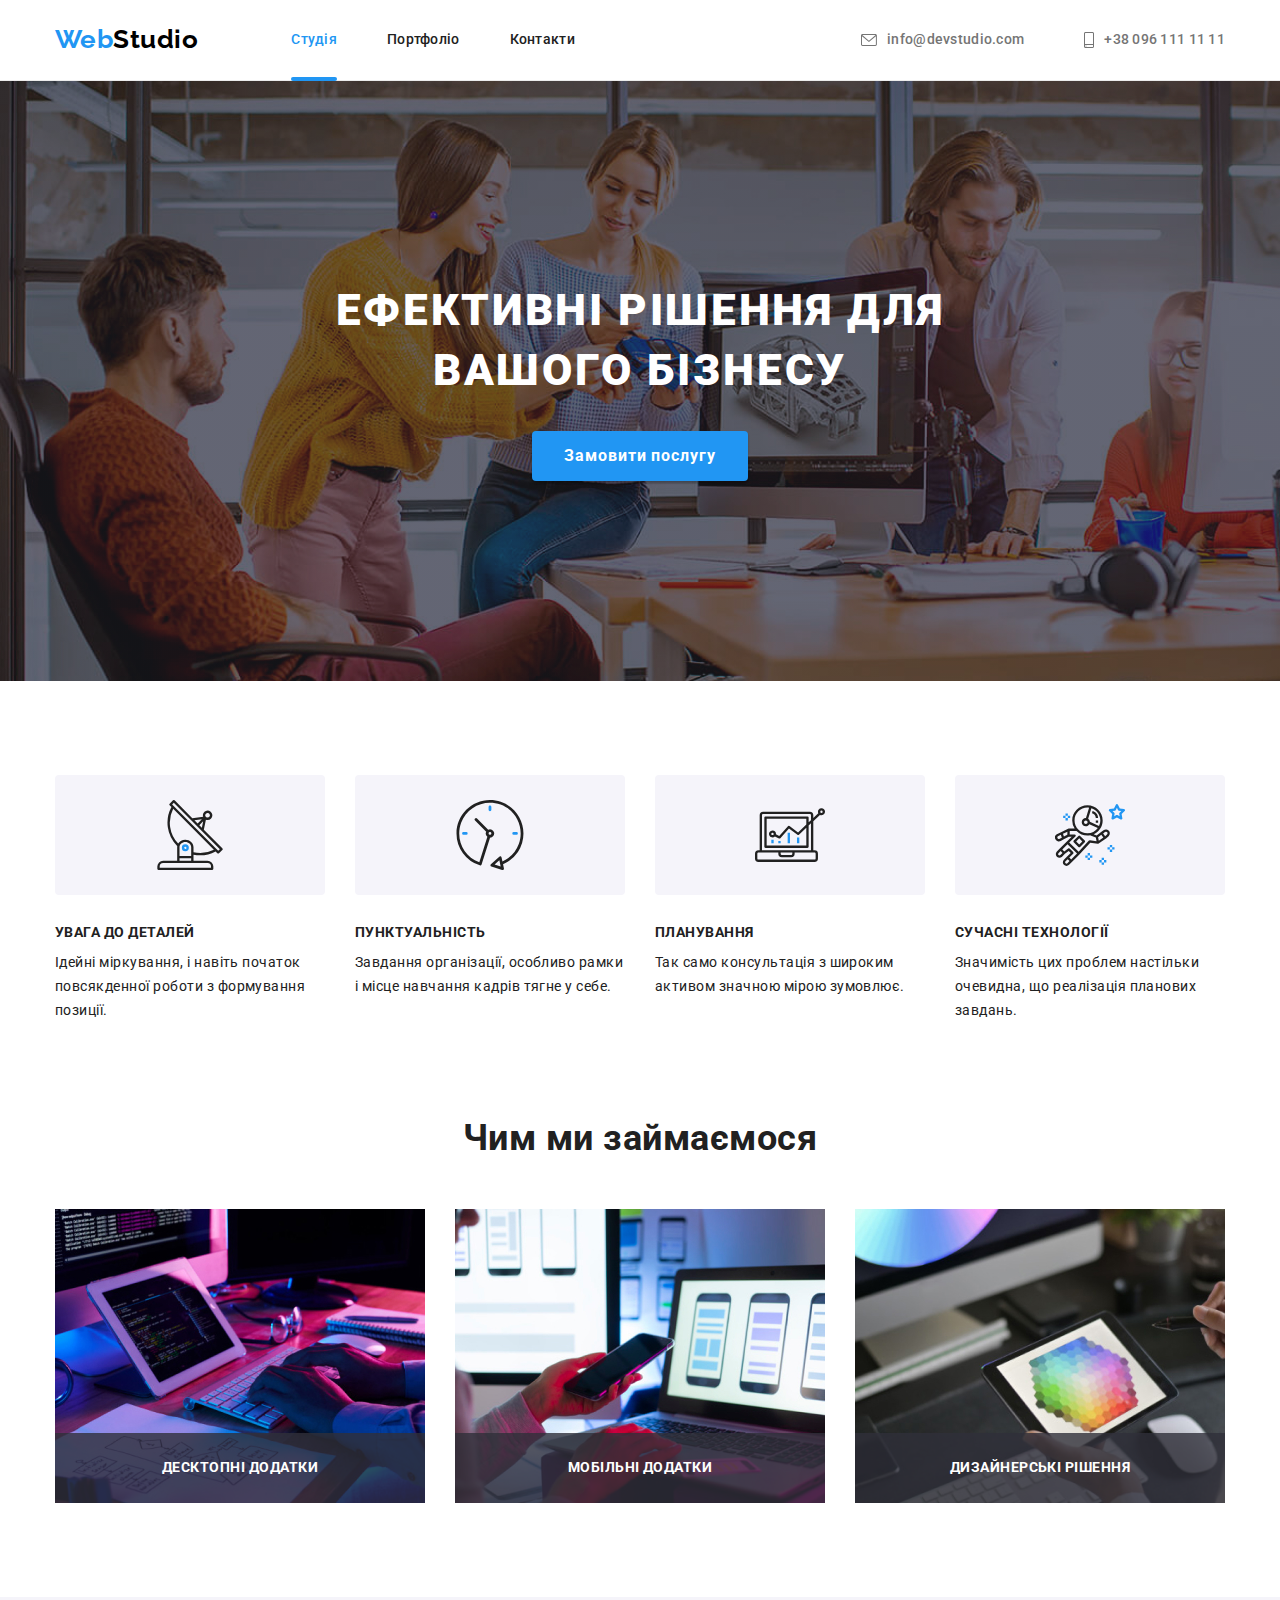
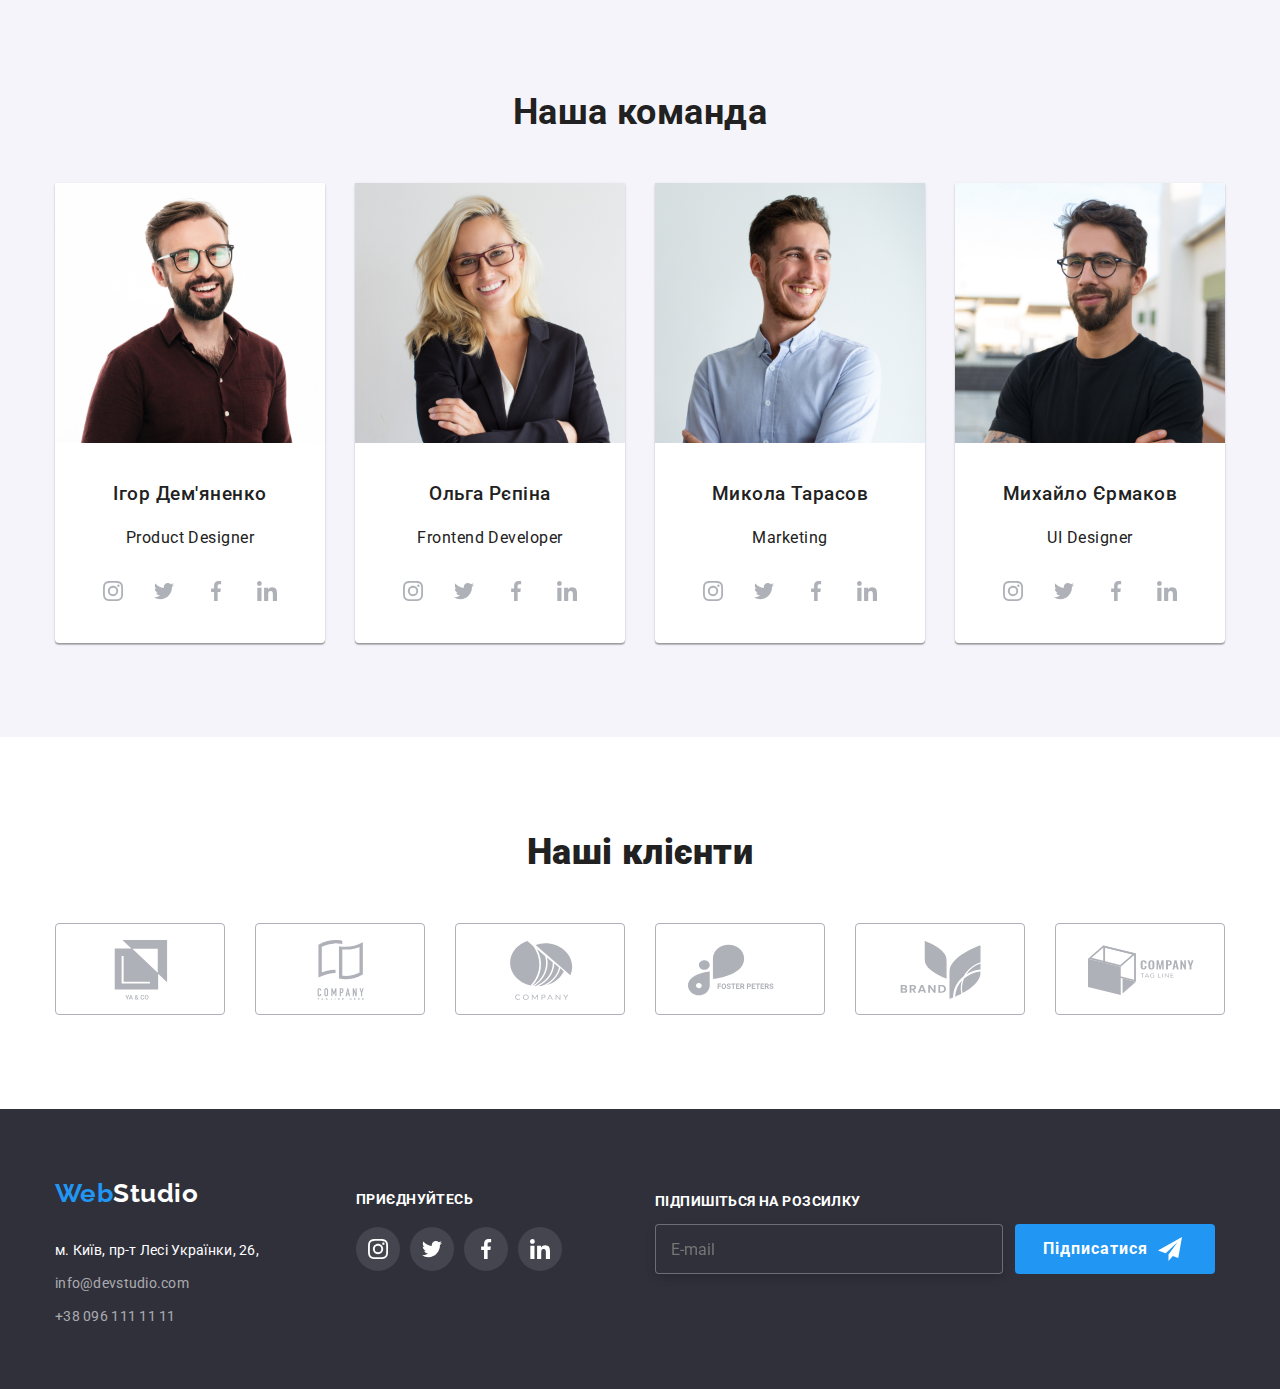
<file: index.html>
<!DOCTYPE html>
<html lang="uk-UA">
  <head>
    <meta charset="UTF-8" />
    <meta http-equiv="X-UA-Compatible" content="IE=edge" />
    <meta name="viewport" content="width=device-width, initial-scale=1.0" />
    <title>Document</title>
    <link rel="preconnect" href="https://fonts.googleapis.com" />
    <link rel="preconnect" href="https://fonts.gstatic.com" crossorigin />
    <link
      href="https://fonts.googleapis.com/css2?family=Raleway:wght@700&family=Roboto:wght@400;500;700;900&display=swap"
      rel="stylesheet"
    />
    <link
      rel="stylesheet"
      href="https://cdnjs.cloudflare.com/ajax/libs/modern-normalize/1.1.0/modern-normalize.min.css"
    />
    <link rel="stylesheet" href="./css/main.min.css" />
  </head>
  <body>
    <!--Шапка-->
    <header class="section header">
      <div class="container header__container">
        <nav class="nav">
          <a class="logo" href="./index.html"
            ><span class="logo__span">Web</span>Studio</a
          >
          <ul class="nav__list list">
            <li class="nav__item">
              <a class="nav__link nav__link--current" href="./index.html">
                Студія
              </a>
            </li>
            <li class="nav__item">
              <a class="nav__link" href="./portfolio.html"> Портфоліо </a>
            </li>
            <li class="nav__item">
              <a class="nav__link" href=""> Контакти </a>
            </li>
          </ul>
        </nav>
        <ul class="contacts list">
          <li class="contacts__item">
            <a class="contacts__link" href="mailto:info@devstudio.com">
              <svg class="contacts__icon" width="16" height="12">
                <use href="./images/sprite.svg#envelope"></use>
              </svg>
              info@devstudio.com</a
            >
          </li>
          <li class="contacts__item">
            <a class="contacts__link" href="tel:+380961111111">
              <svg class="contacts__icon" width="10" height="16">
                <use href="./images/sprite.svg#smartphone"></use>
              </svg>
              +38 096 111 11 11
            </a>
          </li>
        </ul>
      </div>
    </header>

    <main>
      <!--Герой-->
      <section class="hero">
        <div class="container">
          <div class="hero__content">
            <h1 class="hero__title">Ефективні рішення для вашого бізнесу</h1>
            <button data-modal-open class="hero__button" type="button">
              Замовити послугу
            </button>
          </div>
        </div>
      </section>

      <!--Переваги -->
      <section class="section advantages">
        <div class="container">
          <h2 class="visually-hidden">Наші переваги</h2>
          <ul class="advantages__list list">
            <li class="advantages__item">
              <div class="advantages__content">
                <svg class="advantages__icon" width="70" height="70">
                  <use href="./images/sprite.svg#antenna"></use>
                </svg>
              </div>
              <h3 class="advantages__title">УВАГА ДО ДЕТАЛЕЙ</h3>
              <p class="advantages__text">
                Ідейні міркування, і навіть початок повсякденної роботи з
                формування позиції.
              </p>
            </li>
            <li class="advantages__item">
              <div class="advantages__content">
                <svg class="advantages__icon" width="70" height="70">
                  <use href="./images/sprite.svg#clock"></use>
                </svg>
              </div>
              <h3 class="advantages__title">ПУНКТУАЛЬНІСТЬ</h3>
              <p class="advantages__text">
                Завдання організації, особливо рамки і місце навчання кадрів
                тягне у себе.
              </p>
            </li>
            <li class="advantages__item">
              <div class="advantages__content">
                <svg class="advantages__icon" width="70" height="70">
                  <use href="./images/sprite.svg#diagram"></use>
                </svg>
              </div>
              <h3 class="advantages__title">ПЛАНУВАННЯ</h3>
              <p class="advantages__text">
                Так само консультація з широким активом значною мірою зумовлює.
              </p>
            </li>
            <li class="advantages__item">
              <div class="advantages__content">
                <svg class="advantages__icon" width="70" height="70">
                  <use href="./images/sprite.svg#astronaut"></use>
                </svg>
              </div>
              <h3 class="advantages__title">СУЧАСНІ ТЕХНОЛОГІЇ</h3>
              <p class="advantages__text">
                Значимість цих проблем настільки очевидна, що реалізація
                планових завдань.
              </p>
            </li>
          </ul>
        </div>
      </section>

      <!--Чим ми займаємося-->
      <section class="section activity">
        <div class="container">
          <h2 class="main-title">Чим ми займаємося</h2>
          <ul class="activity__list list">
            <li class="activity__item">
              <img
                class="activity__img"
                src="./images/img1.jpg"
                alt="десктопні додатки"
                width="370"
                height="294"
              />
              <div class="activity__box">
                <p class="activity__title">ДЕСКТОПНІ ДОДАТКИ</p>
              </div>
            </li>
            <li class="activity__item">
              <img
                class="activity__img"
                src="./images/img2.jpg"
                alt="мобільні додатки"
                width="370"
                height="294"
              />
              <div class="activity__box">
                <p class="activity__title">Мобільні додатки</p>
              </div>
            </li>
            <li class="activity__item">
              <img
                class="activity__img"
                src="./images/img3.jpg"
                alt="дизайн"
                width="370"
                height="294"
              />
              <div class="activity__box">
                <p class="activity__title">Дизайнерські рішення</p>
              </div>
            </li>
          </ul>
        </div>
      </section>

      <!--Наша команда-->
      <section class="section team">
        <h2 class="main-title">Наша команда</h2>
        <div class="container">
          <ul class="team__list list">
            <li class="team__item">
              <img
                class="team__photo"
                src="./images/product-designer.jpg"
                alt="Продакт менеджер"
                width="270"
              />
              <div class="team__text">
                <h3 class="team__title">Ігор Дем'яненко</h3>
                <p class="team__position">Product Designer</p>
                <ul class="team__links list">
                  <li class="team__icon--border">
                    <a class="team__icon--border" href="#">
                      <svg class="team__icon" width="20" height="20">
                        <use href="./images/sprite.svg#instagram"></use>
                      </svg>
                    </a>
                  </li>
                  <li class="team__icon--border" width="44" height="44">
                    <a class="team__icon--border" href="#">
                      <svg class="team__icon" width="20" height="20">
                        <use href="./images/sprite.svg#twitter"></use>
                      </svg>
                    </a>
                  </li>
                  <li class="team__icon--border">
                    <a class="team__icon--border" href="#">
                      <svg class="team__icon" width="20" height="20">
                        <use href="./images/sprite.svg#facebook"></use>
                      </svg>
                    </a>
                  </li>
                  <li class="team__icon--border">
                    <a class="team__icon--border" href="#">
                      <svg class="team__icon" width="20" height="20">
                        <use href="./images/sprite.svg#linkedin"></use>
                      </svg>
                    </a>
                  </li>
                </ul>
              </div>
            </li>

            <li class="team__item">
              <img
                class="team__photo"
                src="./images/frontend-developer.jpg"
                alt="Ольга Рєпіна"
                width="270"
              />
              <div class="team__text">
                <h3 class="team__title">Ольга Рєпіна</h3>
                <p class="team__position">Frontend Developer</p>
                <ul class="team__links list">
                  <li class="team__icon--border">
                    <a class="team__icon--border" href="#">
                      <svg class="team__icon" width="20" height="20">
                        <use href="./images/sprite.svg#instagram"></use>
                      </svg>
                    </a>
                  </li>
                  <li class="team__icon--border" width="44" height="44">
                    <a class="team__icon--border" href="#">
                      <svg class="team__icon" width="20" height="20">
                        <use href="./images/sprite.svg#twitter"></use>
                      </svg>
                    </a>
                  </li>
                  <li class="team__icon--border">
                    <a class="team__icon--border" href="#">
                      <svg class="team__icon" width="20" height="20">
                        <use href="./images/sprite.svg#facebook"></use>
                      </svg>
                    </a>
                  </li>
                  <li class="team__icon--border">
                    <a class="team__icon--border" href="#">
                      <svg class="team__icon" width="20" height="20">
                        <use href="./images/sprite.svg#linkedin"></use>
                      </svg>
                    </a>
                  </li>
                </ul>
              </div>
            </li>

            <li class="team__item">
              <img
                class="team__photo"
                src="./images/marketing.jpg"
                alt="Микола Тарасов"
                width="270"
              />
              <div class="team__text">
                <h3 class="team__title">Микола Тарасов</h3>
                <p class="team__position">Marketing</p>
                <ul class="team__links list">
                  <li class="team__icon--border">
                    <a class="team__icon--border" href="#">
                      <svg class="team__icon" width="20" height="20">
                        <use href="./images/sprite.svg#instagram"></use>
                      </svg>
                    </a>
                  </li>
                  <li class="team__icon--border">
                    <a class="team__icon--border" href="#">
                      <svg class="team__icon" width="20" height="20">
                        <use href="./images/sprite.svg#twitter"></use>
                      </svg>
                    </a>
                  </li>
                  <li class="team__icon--border">
                    <a class="team__icon--border" href="#">
                      <svg class="team__icon" width="20" height="20">
                        <use href="./images/sprite.svg#facebook"></use>
                      </svg>
                    </a>
                  </li>
                  <li class="team__icon--border">
                    <a class="team__icon--border" href="#">
                      <svg class="team__icon" width="20" height="20">
                        <use href="./images/sprite.svg#linkedin"></use>
                      </svg>
                    </a>
                  </li>
                </ul>
              </div>
            </li>

            <li class="team__item">
              <img
                class="team__photo"
                src="./images/ui-designer.jpg"
                alt="Михайло Єрмаков"
                width="270"
              />
              <div class="team__text">
                <h3 class="team__title">Михайло Єрмаков</h3>
                <p class="team__position">UI Designer</p>
                <ul class="team__links list">
                  <li class="team__icon--border">
                    <a class="team__icon--border" href="#">
                      <svg class="team__icon" width="20" height="20">
                        <use href="./images/sprite.svg#instagram"></use>
                      </svg>
                    </a>
                  </li>
                  <li class="team__icon--border">
                    <a class="team__icon--border" href="#">
                      <svg class="team__icon" width="20" height="20">
                        <use href="./images/sprite.svg#twitter"></use>
                      </svg>
                    </a>
                  </li>
                  <li class="team__icon--border">
                    <a class="team__icon--border" href="#">
                      <svg class="team__icon" width="20" height="20">
                        <use href="./images/sprite.svg#facebook"></use>
                      </svg>
                    </a>
                  </li>
                  <li class="team__icon--border">
                    <a class="team__icon--border" href="#">
                      <svg class="team__icon" width="20" height="20">
                        <use href="./images/sprite.svg#linkedin"></use>
                      </svg>
                    </a>
                  </li>
                </ul>
              </div>
            </li>
          </ul>
        </div>
      </section>

      <!-- Клієнти -->
      <section class="section clients">
        <div class="container">
          <h2 class="main-title"><strong>Наші клієнти</strong></h2>
          <ul class="clients__list list">
            <li class="clients__link">
              <a class="clients__link--border" href="#">
                <svg class="clients__logo" width="106" height="60">
                  <use href="./images/sprite.svg#logo1"></use>
                </svg>
              </a>
            </li>
            <li class="clients__link">
              <a class="clients__link--border" href="#">
                <svg class="clients__logo" width="106" height="60">
                  <use href="./images/sprite.svg#logo2"></use>
                </svg>
              </a>
            </li>
            <li class="clients__link">
              <a class="clients__link--border" href="#">
                <svg class="clients__logo" width="106" height="60">
                  <use href="./images/sprite.svg#logo3"></use>
                </svg>
              </a>
            </li>
            <li class="clients__link">
              <a class="clients__link--border" href="#">
                <svg class="clients__logo" width="106" height="60">
                  <use href="./images/sprite.svg#logo4"></use>
                </svg>
              </a>
            </li>
            <li class="clients__link">
              <a class="clients__link--border" href="#">
                <svg class="clients__logo" width="106" height="60">
                  <use href="./images/sprite.svg#logo5"></use>
                </svg>
              </a>
            </li>
            <li class="clients__link">
              <a class="clients__link--border" href="#">
                <svg class="clients__logo" width="106" height="60">
                  <use href="./images/sprite.svg#logo6"></use>
                </svg>
              </a>
            </li>
          </ul>
        </div>
      </section>
    </main>

    <!--Підвал-->
    <footer class="footer">
      <div class="container footer__container">
        <div class="footer__content">
          <a class="logo" href="./index.html"
            ><span class="logo__span">Web</span
            ><span class="logo__span--white">Studio</span></a
          >
          <address class="address">
            <a
              href="https://goo.gl/maps/3wDKGsZWBvjscRRt9"
              target="_blank"
              rel="noopener noreferrer nofollow"
              class="address__street"
              >м. Київ, пр-т Лесі Українки, 26,</a
            >
            <a class="address__link" href="mailto:info@devstudio.com"
              >info@devstudio.com</a
            >
            <a class="address__link" href="tel:+380961111111"
              >+38 096 111 11 11</a
            >
          </address>
        </div>
        <div class="footer__links">
          <p class="footer__text">ПРИЄДНУЙТЕСЬ</p>
          <ul class="footer__list list">
            <li>
              <a class="footer__icon--border" href="#">
                <svg class="footer__icon" width="20" height="20">
                  <use href="./images/sprite.svg#instagram"></use>
                </svg>
              </a>
            </li>
            <li>
              <a class="footer__icon--border" href="#">
                <svg class="footer__icon" width="20" height="20">
                  <use href="./images/sprite.svg#twitter"></use>
                </svg>
              </a>
            </li>
            <li>
              <a class="footer__icon--border" href="#">
                <svg class="footer__icon" width="20" height="20">
                  <use href="./images/sprite.svg#facebook"></use>
                </svg>
              </a>
            </li>
            <li>
              <a class="footer__icon--border" href="#">
                <svg class="footer__icon" width="20" height="20">
                  <use href="./images/sprite.svg#linkedin"></use>
                </svg>
              </a>
            </li>
          </ul>
        </div>
        <div class="subscribe">
          <form class="subscribe__form">
            <label for="email" class="subscribe__title"
              >Підпишіться на розсилку</label
            >
            <input
              class="subscribe__email"
              type="email"
              name="email"
              id="email"
              placeholder="E-mail"
            />
          </form>
          <button class="subscribe__button" type="button">
            Підписатися
            <svg class="subscribe__icon" width="24" height="24">
              <use href="./images/sprite.svg#send"></use>
            </svg>
          </button>
        </div>
      </div>
    </footer>

    <!-- Модальне вікно -->
    <div class="backdrop is-hidden" data-modal>
      <div class="modal">
        <button class="modal__button-close" data-modal-close>
          <svg class="modal__button-img" width="11" height="11">
            <use href="./images/sprite.svg#close"></use>
          </svg>
        </button>
        <form class="modal__form">
          <p class="modal__title">Залиште свої данні, ми Вам передзонимо</p>
          <label class="modal__input" for="text">Ім'я</label>
          <div class="modal__input-container">
            <input class="modal__input-box" type="text" name="text" id="text" />
            <svg class="modal__input-icon" width="18" height="18">
              <use href="./images/sprite.svg#person-black"></use>
            </svg>
          </div>

          <label class="modal__input" for="tel">Телефон</label>
          <div class="modal__input-container">
            <input class="modal__input-box" type="tel" name="tel" id="tel" />
            <svg class="modal__input-icon" width="18" height="18">
              <use href="./images/sprite.svg#phone-black"></use>
            </svg>
          </div>

          <label class="modal__input" for="modal-email">Пошта</label>
          <div class="modal__input-container">
            <input
              class="modal__input-box"
              type="email"
              name="modal-email"
              id="modal-email"
            />
            <svg class="modal__input-icon" width="18" height="18">
              <use href="./images/sprite.svg#email-black"></use>
            </svg>
          </div>
          <label class="modal__input" for="comment">Коментар</label>
          <textarea
            class="modal__comment"
            name="comment"
            id="comment"
            cols="30"
            rows="12"
            placeholder="Введіть коментар"
          ></textarea>

          <label class="modal__checkbox-text" for="checkbox">
            <input
              class="modal__checkbox"
              type="checkbox"
              name="checkbox"
              id="checkbox"
            />
            <!-- <svg class="" width="18" height="18">
              <use href="./images/sprite.svg#icon-check"></use>
            </svg> -->
            <div class="modal__checkbox--check"></div>
            <span> Погоджуюся з розсилкою та приймаю </span> &nbsp;
            <a class="modal__checkbox--url" href="#"> Умови договору</a>
          </label>
        </form>
        <button class="modal__button-submit" type="submit">Відправити</button>
      </div>
    </div>

    <script src="./js/modal.js" type="module"></script>
  </body>
</html>
</file>
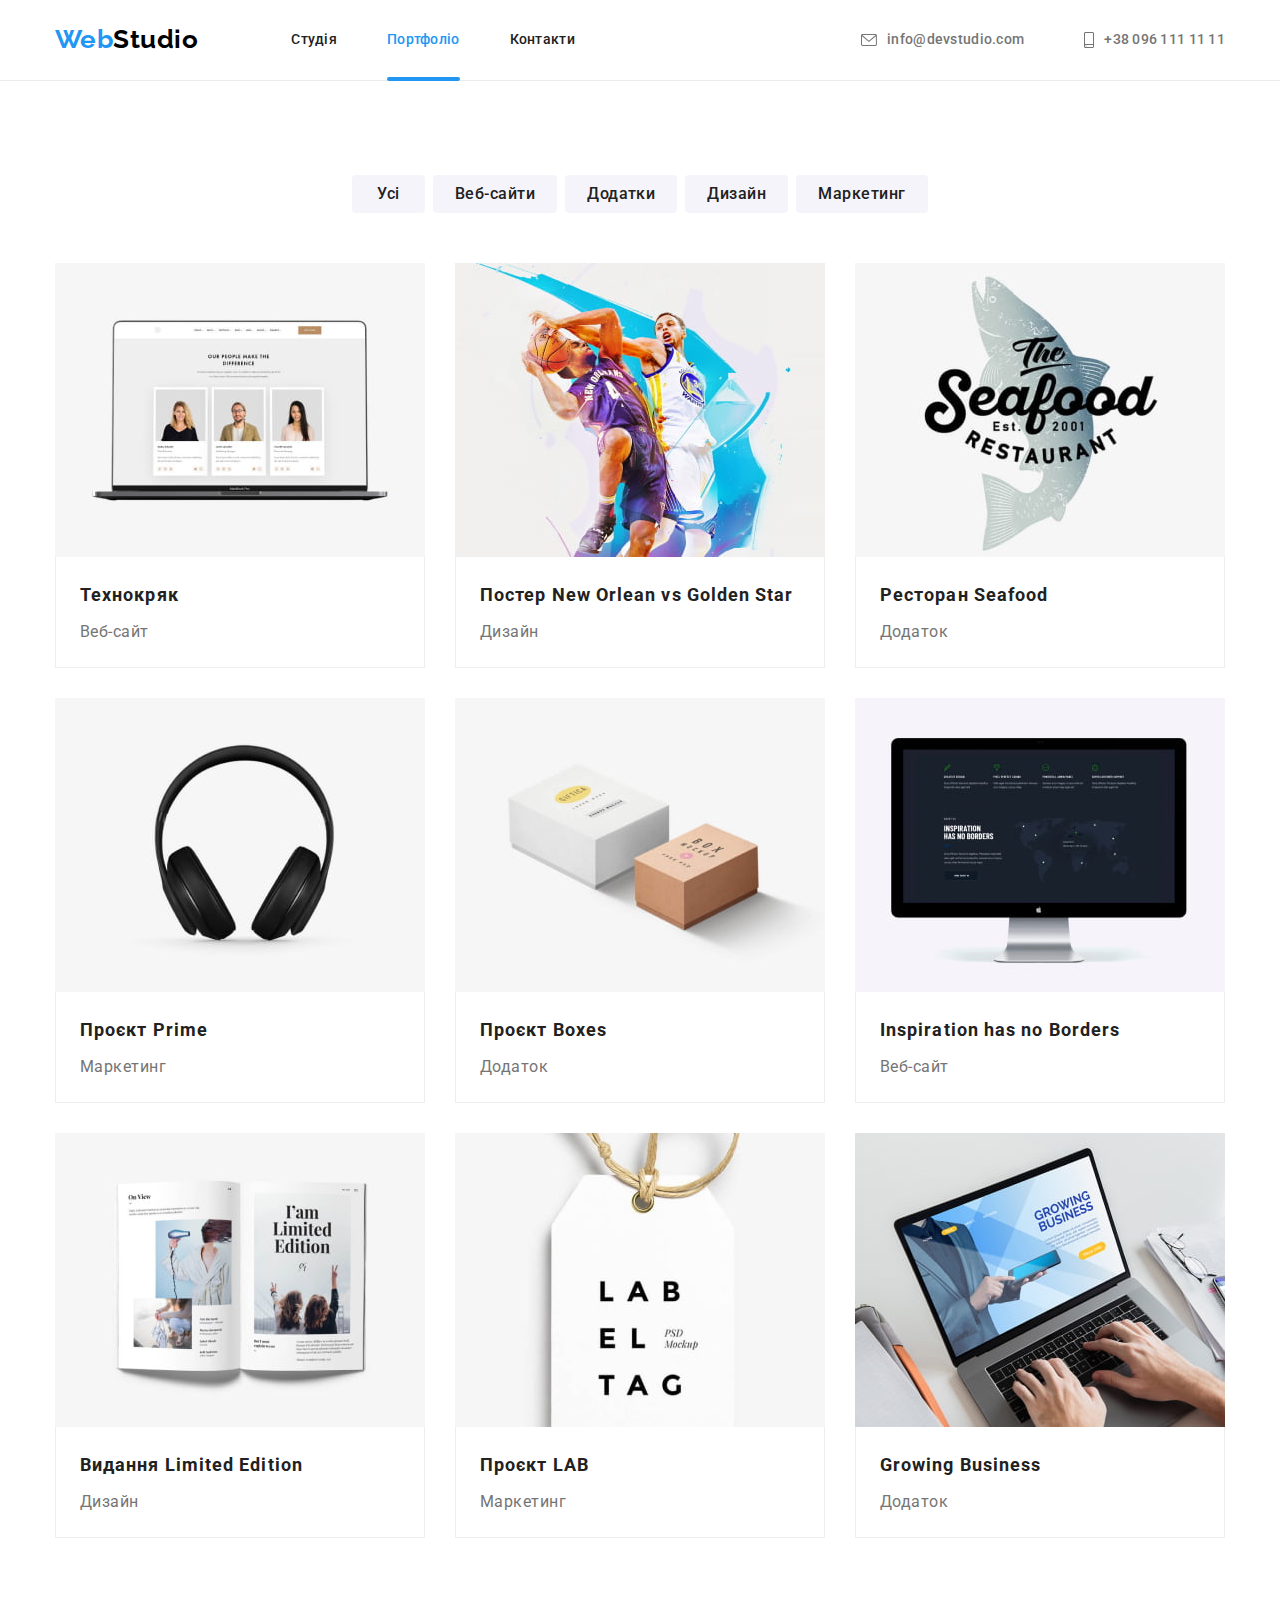
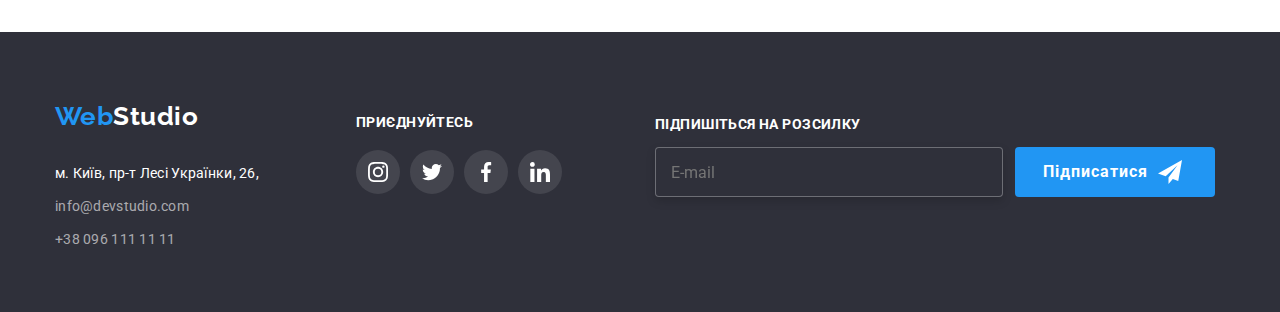
<file: portfolio.html>
<!DOCTYPE html>
<html lang="en">
  <head>
    <meta charset="UTF-8" />
    <meta http-equiv="X-UA-Compatible" content="IE=edge" />
    <meta name="viewport" content="width=device-width, initial-scale=1.0" />
    <title>Document</title>
    <link rel="preconnect" href="https://fonts.googleapis.com" />
    <link rel="preconnect" href="https://fonts.gstatic.com" crossorigin />
    <link
      href="https://fonts.googleapis.com/css2?family=Raleway:wght@700&family=Roboto:wght@400;500;700;900&display=swap"
      rel="stylesheet"
    />
    <link
      rel="stylesheet"
      href="https://cdnjs.cloudflare.com/ajax/libs/modern-normalize/1.1.0/modern-normalize.min.css"
    />
    <link rel="stylesheet" href="./css/main.min.css" />
  </head>

  <body>
    <header class="section header">
      <div class="container header__container">
        <nav class="nav">
          <a class="logo" href="./index.html"
            ><span class="logo__span">Web</span>Studio</a
          >
          <ul class="nav__list list">
            <li class="nav__item">
              <a class="nav__link nav__link" href="./index.html"> Студія </a>
            </li>
            <li class="nav__item">
              <a class="nav__link nav__link--current" href="./portfolio.html">
                Портфоліо
              </a>
            </li>
            <li class="nav__item">
              <a class="nav__link" href=""> Контакти </a>
            </li>
          </ul>
        </nav>
        <ul class="contacts list">
          <li class="contacts__item">
            <a class="contacts__link" href="mailto:info@devstudio.com">
              <svg class="contacts__icon" width="16" height="12">
                <use href="./images/sprite.svg#envelope"></use>
              </svg>
              info@devstudio.com</a
            >
          </li>
          <li class="contacts__item">
            <a class="contacts__link" href="tel:+380961111111">
              <svg class="contacts__icon" width="10" height="16">
                <use href="./images/sprite.svg#smartphone"></use>
              </svg>
              +38 096 111 11 11
            </a>
          </li>
        </ul>
      </div>
    </header>

    <main>
      <section class="section examples">
        <!-- Навгація -->
        <div class="container">
          <ul class="filter__list list">
            <li class="filter__item">
              <button
                class="portfolio__button portfolio__button--first"
                type="button"
              >
                Усі
              </button>
            </li>
            <li class="filter__item">
              <button class="portfolio__button" type="button">Веб-сайти</button>
            </li>
            <li class="filter__item">
              <button class="portfolio__button" type="button">Додатки</button>
            </li>
            <li class="filter__item">
              <button class="portfolio__button" type="button">Дизайн</button>
            </li>
            <li class="filter__item">
              <button class="portfolio__button" type="button">Маркетинг</button>
            </li>
          </ul>
        </div>
        <!-- Портфоліо -->
        <div class="container examples">
          <h1 class="visually-hidden">Наші роботи</h1>
          <ul class="examples__list list">
            <li class="examples__item">
              <a class="examples__item-link" href="#">
                <div class="examples__animation-box">
                  <img
                    class="examples__img"
                    src="./images/projects1.jpg"
                    alt="Приклад сайту"
                    width="370"
                  />
                  <p class="examples__animation-box--description">
                    Ресурс пропонує комплексні пропозиції з різним рівнем
                    функціоналу та сервісів. Все це дозволить відвідувачу
                    отримати вичерпні відомості про компанію чи приватну особу.
                  </p>
                </div>

                <div class="examples__meta">
                  <h2 class="examples__title">Технокряк</h2>
                  <p class="examples__text">Веб-сайт</p>
                </div>
              </a>
            </li>

            <li class="examples__item">
              <a class="examples__item-link" href="#">
                <div class="examples__animation-box">
                  <img
                    class="examples__img"
                    src="./images/projects2.jpg"
                    alt="Приклад дизайну"
                    width="370"
                  />
                  <p class="examples__animation-box--description">
                    Lorem ipsum dolor sit amet consectetur adipisicing elit.
                    Impedit fuga autem tempore repellat adipisci cum incidunt
                    repudiandae magni quasi assumenda nihil dolorum
                    perspiciatis, quia accusantium optio itaque dolores, ratione
                    voluptatibus!.
                  </p>
                </div>
                <div class="examples__meta">
                  <h2 class="examples__title">
                    Постер New Orlean vs Golden Star
                  </h2>
                  <p class="examples__text">Дизайн</p>
                </div>
              </a>
            </li>

            <li class="examples__item">
              <a class="examples__item-link" href="#">
                <div class="examples__animation-box">
                  <img
                    class="examples__img"
                    src="./images/projects3.jpg"
                    alt="Приклад додатку ресторану"
                    width="370"
                  />
                  <p class="examples__animation-box--description">
                    Lorem ipsum dolor sit amet consectetur adipisicing elit.
                    Impedit fuga autem tempore repellat adipisci cum incidunt
                    repudiandae magni quasi assumenda nihil dolorum
                    perspiciatis, quia accusantium optio itaque dolores, ratione
                    voluptatibus!.
                  </p>
                </div>

                <div class="examples__meta">
                  <h2 class="examples__title">Ресторан Seafood</h2>
                  <p class="examples__text">Додаток</p>
                </div>
              </a>
            </li>

            <li class="examples__item">
              <a class="examples__item-link" href=""
                ><div class="examples__animation-box">
                  <img
                    class="examples__img"
                    src="./images/projects4.jpg"
                    alt="Приклад роботи маркетингу"
                    width="370"
                  />
                  <div class="examples-box">
                    <p class="examples__animation-box--description">
                      Lorem ipsum dolor sit amet consectetur adipisicing elit.
                      Impedit fuga autem tempore repellat adipisci cum incidunt
                      repudiandae magni quasi assumenda nihil dolorum
                      perspiciatis, quia accusantium optio itaque dolores,
                      ratione voluptatibus!.
                    </p>
                  </div>
                </div>
                <div class="examples__meta">
                  <h2 class="examples__title">Проєкт Prime</h2>
                  <p class="examples__text">Маркетинг</p>
                </div>
              </a>
            </li>

            <li class="examples__item">
              <a class="examples__item-link" href=""
                ><div class="examples__animation-box">
                  <img
                    class="examples__img"
                    src="./images/projects5.jpg"
                    alt="Приколад додатку доставки"
                    width="370"
                  />
                  <p class="examples__animation-box--description">
                    Lorem ipsum dolor sit amet consectetur adipisicing elit.
                    Impedit fuga autem tempore repellat adipisci cum incidunt
                    repudiandae magni quasi assumenda nihil dolorum
                    perspiciatis, quia accusantium optio itaque dolores, ratione
                    voluptatibus!.
                  </p>
                </div>
                <div class="examples__meta">
                  <h2 class="examples__title">Проєкт Boxes</h2>
                  <p class="examples__text">Додаток</p>
                </div>
              </a>
            </li>

            <li class="examples__item">
              <a class="examples__item-link" href="">
                <div class="examples__animation-box">
                  <img
                    class="examples__img"
                    src="./images/projects6.jpg"
                    alt="Приклад сайту відстеження"
                    width="370"
                  />
                  <p class="examples__animation-box--description">
                    Lorem ipsum dolor sit amet consectetur adipisicing elit.
                    Impedit fuga autem tempore repellat adipisci cum incidunt
                    repudiandae magni quasi assumenda nihil dolorum
                    perspiciatis, quia accusantium optio itaque dolores, ratione
                    voluptatibus!.
                  </p>
                </div>
                <div class="examples__meta">
                  <h2 class="examples__title">Inspiration has no Borders</h2>
                  <p class="examples__text">Веб-сайт</p>
                </div>
              </a>
            </li>

            <li class="examples__item">
              <a class="examples__item-link" href="">
                <div class="examples__animation-box">
                  <img
                    class="examples__img"
                    src="./images/projects7.jpg"
                    alt="Дизайн книги"
                    width="370"
                  />
                  <p class="examples__animation-box--description">
                    Lorem ipsum dolor sit amet consectetur adipisicing elit.
                    Impedit fuga autem tempore repellat adipisci cum incidunt
                    repudiandae magni quasi assumenda nihil dolorum
                    perspiciatis, quia accusantium optio itaque dolores, ratione
                    voluptatibus!.
                  </p>
                </div>
                <div class="examples__meta">
                  <h2 class="examples__title">Видання Limited Edition</h2>
                  <p class="examples__text">Дизайн</p>
                </div>
              </a>
            </li>

            <li class="examples__item">
              <a class="examples__item-link" href="">
                <div class="examples__animation-box">
                  <img
                    class="examples__img"
                    src="./images/projects8.jpg"
                    alt="Робота маркетингу"
                    width="370"
                  />
                  <p class="examples__animation-box--description">
                    Lorem ipsum dolor sit amet consectetur adipisicing elit.
                    Impedit fuga autem tempore repellat adipisci cum incidunt
                    repudiandae magni quasi assumenda nihil dolorum
                    perspiciatis, quia accusantium optio itaque dolores, ratione
                    voluptatibus!.
                  </p>
                </div>
                <div class="examples__meta">
                  <h2 class="examples__title">Проєкт LAB</h2>
                  <p class="examples__text">Маркетинг</p>
                </div>
              </a>
            </li>

            <li class="examples__item">
              <a class="examples__item-link" href="">
                <div class="examples__animation-box">
                  <img
                    class="examples__img"
                    src="./images/projects9.jpg"
                    alt="Додаток бізнесу"
                    width="370"
                  />
                  <p class="examples__animation-box--description">
                    Lorem ipsum dolor sit amet consectetur adipisicing elit.
                    Impedit fuga autem tempore repellat adipisci cum incidunt
                    repudiandae magni quasi assumenda nihil dolorum
                    perspiciatis, quia accusantium optio itaque dolores, ratione
                    voluptatibus!.
                  </p>
                </div>

                <div class="examples__meta">
                  <h2 class="examples__title">Growing Business</h2>
                  <p class="examples__text">Додаток</p>
                </div>
              </a>
            </li>
          </ul>
        </div>
      </section>
    </main>

    <footer class="footer">
      <div class="container footer__container">
        <div class="footer__content">
          <a class="logo" href="./index.html"
            ><span class="logo__span">Web</span
            ><span class="logo__span--white">Studio</span></a
          >
          <address class="address">
            <a
              href="https://goo.gl/maps/3wDKGsZWBvjscRRt9"
              target="_blank"
              rel="noopener noreferrer nofollow"
              class="address__street"
              >м. Київ, пр-т Лесі Українки, 26,</a
            >
            <a class="address__link" href="mailto:info@devstudio.com"
              >info@devstudio.com</a
            >
            <a class="address__link" href="tel:+380961111111"
              >+38 096 111 11 11</a
            >
          </address>
        </div>
        <div class="footer__links">
          <p class="footer__text">ПРИЄДНУЙТЕСЬ</p>
          <ul class="footer__list list">
            <li>
              <a class="footer__icon--border" href="#">
                <svg class="footer__icon" width="20" height="20">
                  <use href="./images/sprite.svg#instagram"></use>
                </svg>
              </a>
            </li>
            <li>
              <a class="footer__icon--border" href="#">
                <svg class="footer__icon" width="20" height="20">
                  <use href="./images/sprite.svg#twitter"></use>
                </svg>
              </a>
            </li>
            <li>
              <a class="footer__icon--border" href="#">
                <svg class="footer__icon" width="20" height="20">
                  <use href="./images/sprite.svg#facebook"></use>
                </svg>
              </a>
            </li>
            <li>
              <a class="footer__icon--border" href="#">
                <svg class="footer__icon" width="20" height="20">
                  <use href="./images/sprite.svg#linkedin"></use>
                </svg>
              </a>
            </li>
          </ul>
        </div>
        <div class="subscribe">
          <form class="subscribe__form">
            <label for="email" class="subscribe__title"
              >Підпишіться на розсилку</label
            >
            <input
              class="subscribe__email"
              type="email"
              name="email"
              id="email"
              placeholder="E-mail"
            />
          </form>
          <button class="subscribe__button" type="button">
            Підписатися
            <svg class="subscribe__icon" width="24" height="24">
              <use href="./images/sprite.svg#send"></use>
            </svg>
          </button>
        </div>
      </div>
    </footer>
  </body>
</html>
</file>
<file: css/main.min.css>
body{color:#212121;font-family:Roboto,sans-serif;font-weight:700;font-size:16px;letter-spacing:.03em}a{text-decoration:none}.list{margin-top:0;margin-bottom:0;padding:0;list-style:none}.container{margin-right:auto;margin-left:auto;width:1200px;padding-left:15px;padding-right:15px}.section{padding-top:94px;padding-bottom:94px}h1,h2,h3,h4,h5,h6,p{margin-top:0;margin-bottom:0}.main-title{font-size:36px;line-height:1.17;text-align:center;margin-bottom:50px}.header{padding-bottom:0;padding-top:0;border-bottom:1px solid #ececec}.header__container{display:-webkit-box;display:-ms-flexbox;display:flex;-webkit-box-align:center;-ms-flex-align:center;align-items:center}.nav{display:-webkit-box;display:-ms-flexbox;display:flex;-webkit-box-align:center;-ms-flex-align:center;align-items:center}.nav__list{display:-webkit-box;display:-ms-flexbox;display:flex;padding-left:0;margin-left:93px}.nav__item{position:relative}.nav__list>.nav__item+.nav__item{margin-left:50px}.nav__link{display:block;margin-left:0;padding-bottom:32px;padding-top:32px;color:#212121;letter-spacing:.02em;font-weight:500;font-size:14px;line-height:1.14;-webkit-transition:color 250ms cubic-bezier(0.4, 0, 0.2, 1);transition:color 250ms cubic-bezier(0.4, 0, 0.2, 1)}.nav__link:hover,.nav__link:focus{color:#2196f3}.nav__link--current{color:#2196f3}.nav__link--current::after{position:absolute;content:"";width:100%;height:4px;background:#2196f3;border-radius:2px;top:96%;left:0}.logo{color:#000;font-family:Raleway,sans-serif;font-size:26px;line-height:1.92}.logo__span{color:#2196f3}.logo__span--white{color:#fff}.contacts{display:-webkit-box;display:-ms-flexbox;display:flex;padding-left:0;margin-left:auto}.contacts>.contacts__item+.contacts__item{margin-left:50px}.contacts__item{display:-webkit-box;display:-ms-flexbox;display:flex;-webkit-box-align:center;-ms-flex-align:center;align-items:center}.contacts__link{display:-webkit-box;display:-ms-flexbox;display:flex;-webkit-box-align:center;-ms-flex-align:center;align-items:center;margin-left:10px;padding-top:32px;padding-bottom:32px;color:#757575;letter-spacing:.02em;font-weight:500;font-size:14px;line-height:1.14;-webkit-transition:color 250ms cubic-bezier(0.4, 0, 0.2, 1);transition:color 250ms cubic-bezier(0.4, 0, 0.2, 1)}.contacts__link:hover,.contacts__link:focus{color:#2196f3}.contacts__link:hover .contacts__icon,.contacts__link:focus .contacts__icon{fill:#2196f3}.contacts__icon{fill:#757575;margin-right:10px}.hero{margin-right:auto;margin-left:auto;padding-top:0;display:block;max-width:1600px;height:600px;background-color:#000;background-image:-webkit-gradient(linear, left top, right top, from(rgba(47, 48, 58, 0.4)), to(rgba(47, 48, 58, 0.4))),url(../images/background-hero.jpg);background-image:linear-gradient(to right, rgba(47, 48, 58, 0.4), rgba(47, 48, 58, 0.4)),url(../images/background-hero.jpg);background-size:cover;background-repeat:no-repeat}.hero__content{padding-top:200px;padding-bottom:200px}.hero__title{margin-right:auto;margin-left:auto;width:696px;font-weight:900;font-size:44px;line-height:1.36;text-align:center;letter-spacing:.06em;text-transform:uppercase;margin-bottom:30px;color:#fff}.hero__button{display:-webkit-box;display:-ms-flexbox;display:flex;margin-left:auto;margin-right:auto;border:none;padding:10px 32px;min-width:216px;font-family:inherit;font-size:16px;cursor:pointer;font-weight:700;line-height:1.88;-webkit-box-align:center;-ms-flex-align:center;align-items:center;text-align:center;letter-spacing:.06em;border-radius:4px;color:#fff;background-color:#2196f3;-webkit-box-shadow:0px 3px 1px rgba(0,0,0,.1),0px 1px 2px rgba(0,0,0,.08),0px 2px 2px rgba(0,0,0,.12);box-shadow:0px 3px 1px rgba(0,0,0,.1),0px 1px 2px rgba(0,0,0,.08),0px 2px 2px rgba(0,0,0,.12);border-radius:4px}.modal__button-close{position:absolute;top:8px;right:8px;border-radius:50%;width:30px;height:30px;background:#fff;border:1px solid rgba(0,0,0,.1);cursor:pointer}.modal__button-close:hover .modal__button-img{fill:#2196f3}.modal__button-img{-webkit-transition:fill 250ms cubic-bezier(0.4, 0, 0.2, 1);transition:fill 250ms cubic-bezier(0.4, 0, 0.2, 1)}.modal__button-submit{display:-webkit-box;display:-ms-flexbox;display:flex;margin-left:auto;margin-right:auto;border:none;padding:10px 52px;min-width:200px;cursor:pointer;font-family:inherit;font-size:16px;font-weight:700;line-height:1.88;-webkit-box-align:center;-ms-flex-align:center;align-items:center;text-align:center;letter-spacing:.06em;border-radius:4px;background-color:#2196f3;color:#fff;-webkit-box-shadow:0px 4px 4px rgba(0,0,0,.15);box-shadow:0px 4px 4px rgba(0,0,0,.15)}.portfolio__button{cursor:pointer;font-size:16px;font-family:inherit;letter-spacing:.03em;padding:6px 22px;font-weight:500;line-height:1.62;border:none;border-radius:4px;color:#212121;background-color:#f5f4fa;-webkit-transition:background-color 250ms cubic-bezier(0.4, 0, 0.2, 1),color 250ms cubic-bezier(0.4, 0, 0.2, 1),-webkit-box-shadow 250ms cubic-bezier(0.4, 0, 0.2, 1);transition:background-color 250ms cubic-bezier(0.4, 0, 0.2, 1),color 250ms cubic-bezier(0.4, 0, 0.2, 1),-webkit-box-shadow 250ms cubic-bezier(0.4, 0, 0.2, 1);transition:background-color 250ms cubic-bezier(0.4, 0, 0.2, 1),color 250ms cubic-bezier(0.4, 0, 0.2, 1),box-shadow 250ms cubic-bezier(0.4, 0, 0.2, 1);transition:background-color 250ms cubic-bezier(0.4, 0, 0.2, 1),color 250ms cubic-bezier(0.4, 0, 0.2, 1),box-shadow 250ms cubic-bezier(0.4, 0, 0.2, 1),-webkit-box-shadow 250ms cubic-bezier(0.4, 0, 0.2, 1)}.portfolio__button:hover,.portfolio__button:focus{background-color:#2196f3;-webkit-box-shadow:0px 3px 1px rgba(0,0,0,.1),0px 1px 2px rgba(0,0,0,.08),0px 2px 2px rgba(0,0,0,.12);box-shadow:0px 3px 1px rgba(0,0,0,.1),0px 1px 2px rgba(0,0,0,.08),0px 2px 2px rgba(0,0,0,.12);border-radius:4px;color:#fff}.portfolio__button--first{padding-left:25px;padding-right:25px}.subscribe__button{display:-webkit-box;display:-ms-flexbox;display:flex;border:none;padding:10px 28px;min-width:200px;height:50px;cursor:pointer;background-color:#2196f3;font-family:inherit;font-size:16px;font-weight:700;line-height:1.88;-webkit-box-align:center;-ms-flex-align:center;align-items:center;text-align:center;letter-spacing:.06em;border-radius:4px;color:#fff}.visually-hidden{position:absolute;white-space:nowrap;width:1px;height:1px;overflow:hidden;border:0;padding:0;clip:rect(0 0 0 0);-webkit-clip-path:inset(50%);clip-path:inset(50%);margin:-1px}.advantages__list{display:-webkit-box;display:-ms-flexbox;display:flex;padding-left:0}.advantages__list>.advantages__item+.advantages__item{margin-left:30px}.advantages__item{width:270px}.advantages__content{padding:25px 100px;margin-bottom:30px;width:270px;height:120px;background-color:#f5f4fa;border-radius:4px}.advantages__title{font-size:14px;line-height:1.14;text-transform:uppercase;margin-bottom:10px}.advantages__text{font-weight:400;font-size:14px;line-height:1.71}.activity{padding-top:0}.activity__list{display:-webkit-box;display:-ms-flexbox;display:flex;padding-left:0}.activity__img{display:block}.activity__list>.activity__item+.activity__item{margin-left:30px}.activity__item{position:relative;height:-webkit-fit-content;height:-moz-fit-content;height:fit-content}.activity__title{position:absolute;top:50%;left:50%;-webkit-transform:translate(-50%, -50%);transform:translate(-50%, -50%);font-size:14px;line-height:1.14;text-transform:uppercase;color:#fff}.activity__box{position:absolute;bottom:0;left:0;background-color:rgba(47,48,58,.8);width:100%;height:70px}.team{background-color:#f5f4fa}.team__list>.team__item+.team__item{margin-left:30px}.team__list{display:-webkit-box;display:-ms-flexbox;display:flex;padding-left:0}.team__item{background-color:#fff;-webkit-box-shadow:0px 1px 3px rgba(0,0,0,.12),0px 1px 1px rgba(0,0,0,.14),0px 2px 1px rgba(0,0,0,.2);box-shadow:0px 1px 3px rgba(0,0,0,.12),0px 1px 1px rgba(0,0,0,.14),0px 2px 1px rgba(0,0,0,.2);border-radius:0px 0px 4px 4px}.team__title{font-weight:500;line-height:1.9;margin-bottom:10px;text-align:center}.team__position{font-weight:400;line-height:1.9;text-align:center}.team__photo{margin-bottom:30px}.team__links{display:-webkit-box;display:-ms-flexbox;display:flex;-ms-flex-pack:distribute;justify-content:space-around;padding:16px 32px 30px 32px}.team__icon{fill:#afb1b8;-webkit-transition:fill 250ms cubic-bezier(0.4, 0, 0.2, 1);transition:fill 250ms cubic-bezier(0.4, 0, 0.2, 1)}.team__icon--border{display:-webkit-box;display:-ms-flexbox;display:flex;-ms-flex-pack:distribute;justify-content:space-around;-webkit-box-align:center;-ms-flex-align:center;align-items:center;width:44px;height:44px;border-radius:50%;-webkit-transition:background-color 250ms cubic-bezier(0.4, 0, 0.2, 1);transition:background-color 250ms cubic-bezier(0.4, 0, 0.2, 1)}.team__icon--border:hover,.team__icon--border:focus{background-color:#2196f3}.team__icon--border:hover .team__icon,.team__icon--border:focus .team__icon{fill:#fff}.clients__list{display:-webkit-box;display:-ms-flexbox;display:flex;-webkit-box-pack:justify;-ms-flex-pack:justify;justify-content:space-between}.clients__link--border{display:block;padding:16px 32px;width:170px;height:92px;border-radius:4px;border:1px solid #afb1b8;-webkit-transition:fill 250ms cubic-bezier(0.4, 0, 0.2, 1);transition:fill 250ms cubic-bezier(0.4, 0, 0.2, 1)}.clients__link--border:hover,.clients__link--border:focus{border-color:#2196f3}.clients__link--border:hover .clients__logo,.clients__link--border:focus .clients__logo{fill:#2196f3}.clients__logo{fill:#afb1b8;-webkit-transition:fill 250ms cubic-bezier(0.4, 0, 0.2, 1);transition:fill 250ms cubic-bezier(0.4, 0, 0.2, 1)}.footer{background-color:#2f303a;padding-top:60px;padding-bottom:60px}.footer__container{display:-webkit-box;display:-ms-flexbox;display:flex;-webkit-box-align:center;-ms-flex-align:center;align-items:center}.footer__links{margin-left:70px;margin-right:93px}.footer__text{margin-bottom:20px;font-style:normal;font-weight:700;font-size:14px;line-height:16px;letter-spacing:.03em;color:#fff}.footer__list{display:-webkit-box;display:-ms-flexbox;display:flex;-webkit-box-pack:justify;-ms-flex-pack:justify;justify-content:space-between;width:206px;height:80px}.footer__icon--border{display:-webkit-box;display:-ms-flexbox;display:flex;-ms-flex-pack:distribute;justify-content:space-around;-webkit-box-align:center;-ms-flex-align:center;align-items:center;width:44px;height:44px;border-radius:50%;background-color:rgba(255,255,255,.1);-webkit-transition:background-color 250ms cubic-bezier(0.4, 0, 0.2, 1);transition:background-color 250ms cubic-bezier(0.4, 0, 0.2, 1)}.footer__icon--border:hover,.footer__icon--border:focus{background-color:#2196f3}.footer__icon--border:hover .footer__icon,.footer__icon--border:focus .footer__icon{fill:#fff}.footer__icon{fill:#fff}.address{row-gap:9px;margin-top:20px;display:-webkit-box;display:-ms-flexbox;display:flex;-webkit-box-orient:vertical;-webkit-box-direction:normal;-ms-flex-direction:column;flex-direction:column;width:231px;font-style:normal;letter-spacing:.02em;font-weight:400;font-size:14px;line-height:1.71;color:#fff}.address:hover,.address:focus{color:#2196f3}.address__street{color:#fff;-webkit-transition:color 250ms cubic-bezier(0.4, 0, 0.2, 1);transition:color 250ms cubic-bezier(0.4, 0, 0.2, 1)}.address__street:hover,.address__street:focus{color:#2196f3}.address__link{color:rgba(255,255,255,.6);-webkit-transition:color 250ms cubic-bezier(0.4, 0, 0.2, 1);transition:color 250ms cubic-bezier(0.4, 0, 0.2, 1)}.subscribe{display:-webkit-box;display:-ms-flexbox;display:flex;position:relative}.subscribe__title{position:absolute;top:-30px;font-style:normal;font-weight:700;font-size:14px;line-height:1.14;letter-spacing:.03em;text-transform:uppercase;color:#fff}.subscribe__email{width:348px;height:50px;margin-right:12px;padding:16px 15px;border:1px solid rgba(255,255,255,.3);-webkit-filter:drop-shadow(0px 4px 4px rgba(0, 0, 0, 0.15));filter:drop-shadow(0px 4px 4px rgba(0, 0, 0, 0.15));border-radius:4px;background:#2f303a}.subscribe__icon{margin-left:10px}.backdrop{position:fixed;top:0;left:0;width:100%;height:100%;background-color:rgba(0,0,0,.2);opacity:1;-webkit-transition:opacity 550ms cubic-bezier(0.4, 0, 0.2, 1);transition:opacity 550ms cubic-bezier(0.4, 0, 0.2, 1)}.backdrop.is-hidden{opacity:0;pointer-events:none}.backdrop.is-hidden .modal{-webkit-transform:translate(-50%, -50%) scale(1.5);transform:translate(-50%, -50%) scale(1.5);-webkit-transition:-webkit-transform 550ms cubic-bezier(0.4, 0, 0.2, 1);transition:-webkit-transform 550ms cubic-bezier(0.4, 0, 0.2, 1);transition:transform 550ms cubic-bezier(0.4, 0, 0.2, 1);transition:transform 550ms cubic-bezier(0.4, 0, 0.2, 1), -webkit-transform 550ms cubic-bezier(0.4, 0, 0.2, 1)}.modal{position:absolute;top:50%;left:50%;padding:40px;width:528px;height:581px;border-radius:4px;background-color:#fff;-webkit-transform:translate(-50%, -50%) scale(1);transform:translate(-50%, -50%) scale(1);-webkit-transition:-webkit-transform 550ms cubic-bezier(0.4, 0, 0.2, 1);transition:-webkit-transform 550ms cubic-bezier(0.4, 0, 0.2, 1);transition:transform 550ms cubic-bezier(0.4, 0, 0.2, 1);transition:transform 550ms cubic-bezier(0.4, 0, 0.2, 1), -webkit-transform 550ms cubic-bezier(0.4, 0, 0.2, 1)}.modal__form{display:-webkit-box;display:-ms-flexbox;display:flex;-webkit-box-orient:vertical;-webkit-box-direction:normal;-ms-flex-direction:column;flex-direction:column;width:448px}.modal__title{font-style:normal;font-size:20px;line-height:1.15;text-align:center;margin-bottom:12px}.modal__input{margin-bottom:4px;font-weight:400;font-size:12px;line-height:1.16;letter-spacing:.01em;color:#757575}.modal__input-container{position:relative;margin-bottom:10px}.modal__input-box{width:448px;height:40px;padding-left:42px;border:1px solid rgba(33,33,33,.2);border-radius:4px;outline:none;-webkit-transition:border-color 250ms cubic-bezier(0.4, 0, 0.2, 1);transition:border-color 250ms cubic-bezier(0.4, 0, 0.2, 1)}.modal__input-box:focus{border-color:#2196f3}.modal__input-box:focus+.modal__input-icon{fill:#2196f3}.modal__input-icon{position:absolute;top:50%;left:12px;-webkit-transform:translateY(-50%);transform:translateY(-50%);-webkit-transition:fill 250ms cubic-bezier(0.4, 0, 0.2, 1);transition:fill 250ms cubic-bezier(0.4, 0, 0.2, 1)}.modal__comment{margin-bottom:20px;padding-top:12px;padding-left:16px;width:448px;height:120px;border:1px solid rgba(33,33,33,.2);border-radius:4px;outline:none;resize:none;-webkit-transition:border-color 250ms cubic-bezier(0.4, 0, 0.2, 1);transition:border-color 250ms cubic-bezier(0.4, 0, 0.2, 1)}.modal__comment:focus{border-color:#2196f3}.modal__comment::-webkit-input-placeholder{font-size:12px;line-height:1.16;letter-spacing:.01em;color:rgba(117,117,117,.5)}.modal__comment::-moz-placeholder{font-size:12px;line-height:1.16;letter-spacing:.01em;color:rgba(117,117,117,.5)}.modal__comment:-ms-input-placeholder{font-size:12px;line-height:1.16;letter-spacing:.01em;color:rgba(117,117,117,.5)}.modal__comment::-ms-input-placeholder{font-size:12px;line-height:1.16;letter-spacing:.01em;color:rgba(117,117,117,.5)}.modal__comment::placeholder{font-size:12px;line-height:1.16;letter-spacing:.01em;color:rgba(117,117,117,.5)}.modal__checkbox{-webkit-appearance:none;-moz-appearance:none;appearance:none}.modal__checkbox:checked+.modal__checkbox--check{background-color:#2196f3;border-color:#2196f3;background-image:url(../icon-check.svg);background-size:cover;background-origin:border-box}.modal__checkbox-text{display:-webkit-box;display:-ms-flexbox;display:flex;-webkit-box-align:center;-ms-flex-align:center;align-items:center;-webkit-box-pack:center;-ms-flex-pack:center;justify-content:center;margin-bottom:30px;font-weight:400;font-size:14px;line-height:1.71;color:#757575}.modal__checkbox--check{position:relative;margin-right:8px;width:16px;height:15px;border:2px solid #212121;border-radius:2px;-webkit-transition:background-color 250ms cubic-bezier(0.4, 0, 0.2, 1),background-image 250ms cubic-bezier(0.4, 0, 0.2, 1),border-color 250ms cubic-bezier(0.4, 0, 0.2, 1);transition:background-color 250ms cubic-bezier(0.4, 0, 0.2, 1),background-image 250ms cubic-bezier(0.4, 0, 0.2, 1),border-color 250ms cubic-bezier(0.4, 0, 0.2, 1)}.modal__checkbox--url{text-decoration-line:underline;color:#2196f3}.filter{padding-bottom:0}.filter__list{display:-webkit-box;display:-ms-flexbox;display:flex;padding-left:0;margin-bottom:50px;-webkit-box-pack:center;-ms-flex-pack:center;justify-content:center}.filter__item+.filter__item{margin-left:8px}.examples__list{gap:30px;padding:0;margin:0;list-style:none;display:-webkit-box;display:-ms-flexbox;display:flex;-ms-flex-wrap:wrap;flex-wrap:wrap;-webkit-transition:-webkit-box-shadow 250ms cubic-bezier(0.4, 0, 0.2, 1);transition:-webkit-box-shadow 250ms cubic-bezier(0.4, 0, 0.2, 1);transition:box-shadow 250ms cubic-bezier(0.4, 0, 0.2, 1);transition:box-shadow 250ms cubic-bezier(0.4, 0, 0.2, 1), -webkit-box-shadow 250ms cubic-bezier(0.4, 0, 0.2, 1)}.examples__item{-ms-flex-preferred-size:calc((100% - 60px)/3);flex-basis:calc((100% - 60px)/3)}.examples__item:hover,.examples__item:focus{background:#fff;-webkit-box-shadow:0px 1px 1px rgba(0,0,0,.12),0px 4px 4px rgba(0,0,0,.06),1px 4px 6px rgba(0,0,0,.16);box-shadow:0px 1px 1px rgba(0,0,0,.12),0px 4px 4px rgba(0,0,0,.06),1px 4px 6px rgba(0,0,0,.16)}.examples__item-link{position:relative}.examples__item-link:hover .examples__animation-box--description,.examples__item-link:focus .examples__animation-box--description{-webkit-transform:translateY(-100%);transform:translateY(-100%)}.examples__animation-box{position:relative;overflow:hidden}.examples__img{display:block}.examples__animation-box--description{position:absolute;padding:63px 24px;opacity:.9;width:100%;height:294px;background-color:#2196f3;font-weight:400;font-size:18px;line-height:1.56;color:#fff;-webkit-transition:-webkit-transform 250ms cubic-bezier(0.4, 0, 0.2, 1);transition:-webkit-transform 250ms cubic-bezier(0.4, 0, 0.2, 1);transition:transform 250ms cubic-bezier(0.4, 0, 0.2, 1);transition:transform 250ms cubic-bezier(0.4, 0, 0.2, 1), -webkit-transform 250ms cubic-bezier(0.4, 0, 0.2, 1)}.examples__meta{padding:20px 24px;border:1px solid #eee;border-top:none}.examples__title{margin-bottom:4px;font-size:18px;line-height:2;letter-spacing:.06em;color:#212121}.examples__text{font-weight:400;line-height:1.88;color:#757575}/*# sourceMappingURL=main.min.css.map */
</file>
